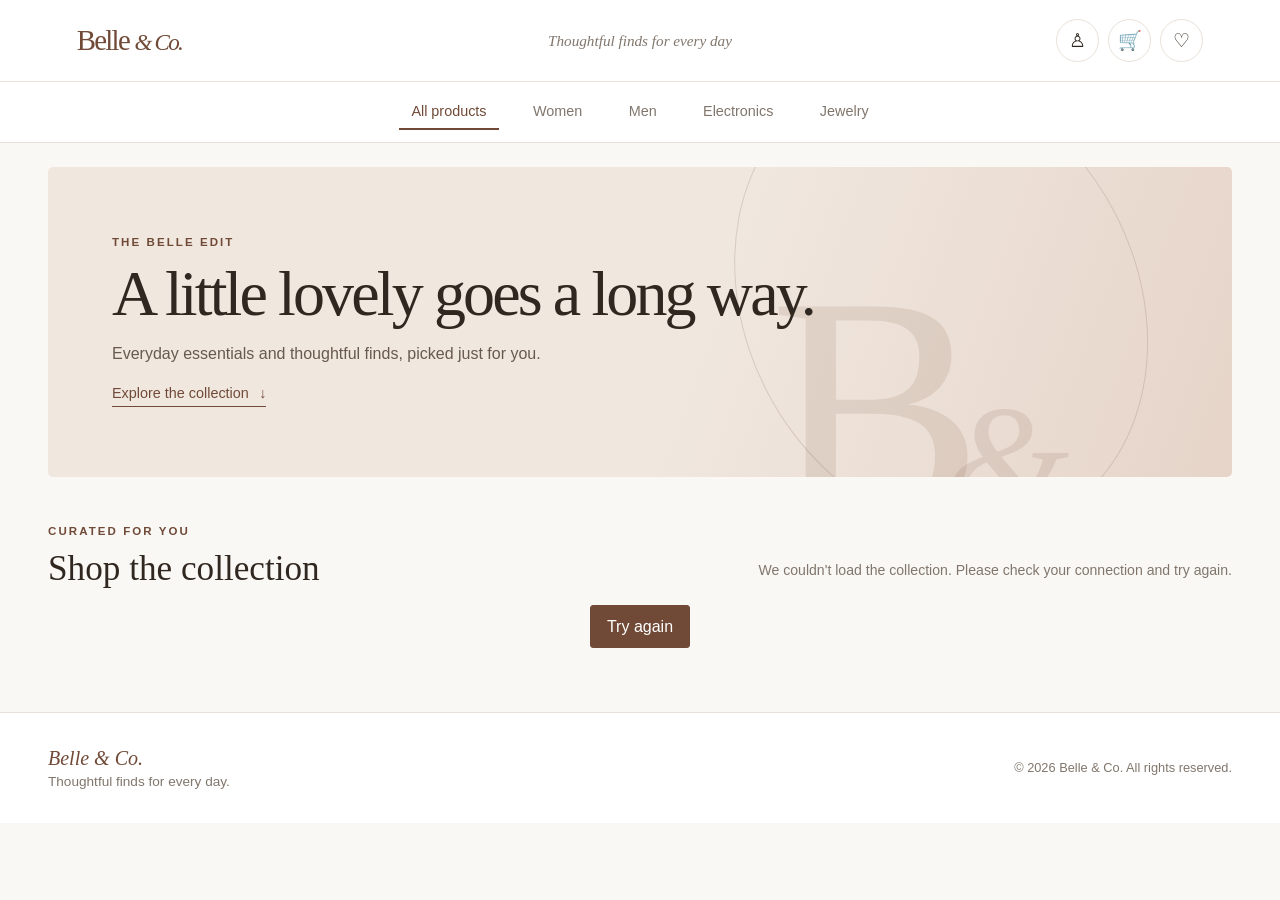
<file: html/index.html>
<!DOCTYPE html>
<html lang="en">
<head>
    <meta charset="UTF-8">
    <meta name="viewport" content="width=device-width, initial-scale=1.0">
    <link rel="icon" href="../pictures/home.jpg">
    <link rel="stylesheet" href="style.css">
    <link rel="stylesheet" href="../toast.css">
    <link rel="stylesheet" href="../footer.css">
    <script src="../language.js" defer></script>
    <script src="script.js" defer></script>
    <title data-i18n="home.title">Belle &amp; Co. | Shop</title>
</head>
<body>

    <!-- Branded header: the earlier header contained only the three action icons. -->
    <header class="site-header">
      <a class="brand" href="index.html" aria-label="Belle and Co. home">Belle <span>&amp; Co.</span></a>
      <p class="header-note" data-i18n="home.tagline">Thoughtful finds for every day</p>
      <div class="header-actions" aria-label="Account and shopping">
        <a class="header-icon-button" href="../account/account-index.html" aria-label="Profile" title="Profile" data-i18n-aria-label="home.profile" data-i18n-title="home.profile">♙</a>
        <a class="header-icon-button" href="../cart/cart-index.html" aria-label="Shopping cart" title="Shopping cart" data-i18n-aria-label="home.cart" data-i18n-title="home.cart">🛒</a>
        <a class="header-icon-button" href="../wishlist/wishlist-index.html" aria-label="Wishlist" title="Wishlist" data-i18n-aria-label="home.wishlist" data-i18n-title="home.wishlist">♡</a>
      </div>
    </header>

    <!-- data-filter values below match the category strings returned by Fake Store API. -->
    <nav class="category-nav" aria-label="Shop by category" data-i18n-aria-label="home.categories">
        <button type="button" data-filter="all" class="active" aria-pressed="true" data-i18n="home.all">All products</button>
        <button type="button" data-filter="women's clothing" aria-pressed="false" data-i18n="home.women">Women</button>
        <button type="button" data-filter="men's clothing" aria-pressed="false" data-i18n="home.men">Men</button>
        <button type="button" data-filter="electronics" aria-pressed="false" data-i18n="home.electronics">Electronics</button>
        <button type="button" data-filter="jewelery" aria-pressed="false" data-i18n="home.jewelry">Jewelry</button>
    </nav>

    <main>
        <!-- Introductory banner; its artwork is made from CSS shapes and text. -->
        <section class="hero" aria-labelledby="hero-title"> 
          <!--arialabelledby is an attribute to give a descriptive name-->
          <p class="hero-kicker" data-i18n="home.kicker">THE BELLE EDIT</p>
          <h1 id="hero-title" data-i18n="home.heroTitle">A little lovely goes a long way.</h1>
          <p data-i18n="home.heroDescription">Everyday essentials and thoughtful finds, picked just for you.</p>
          <!-- heroDescription will target main body -->
          <a href="#products" class="hero-link"><span data-i18n="home.explore">Explore the collection</span> <span aria-hidden="true">↓</span></a>
          <span class="hero-mark" aria-hidden="true">B<span>&amp;</span></span>
          <!-- used to apply a specific behavior -->
        </section>
        <!-- Product status and cards are filled in by html/script.js. -->
        <section class="catalog" aria-labelledby="catalog-title">
          <div class="catalog-heading">
            <div>
              <p class="section-kicker" data-i18n="home.curated">CURATED FOR YOU</p>
              <h2 id="catalog-title" data-i18n="home.collection">Shop the collection</h2>
            </div>
            <p id="product-message" role="status" aria-live="polite" data-i18n="home.loading">Loading products…</p>
          </div>
        <section id="products" class="products" aria-label="Products" data-i18n-aria-label="home.products"></section>
        </section>
    </main>
    <footer class="site-footer">
      <div class="site-footer-inner">
        <div><a class="footer-brand" href="index.html">Belle &amp; Co.</a><p class="footer-copy" data-i18n="footer.tagline">Thoughtful finds for every day.</p></div>
        <p class="footer-rights">© <span data-current-year></span> Belle &amp; Co. <span data-i18n="footer.rights">All rights reserved.</span></p>
      </div>
    </footer>
</body>
</html>
</file>
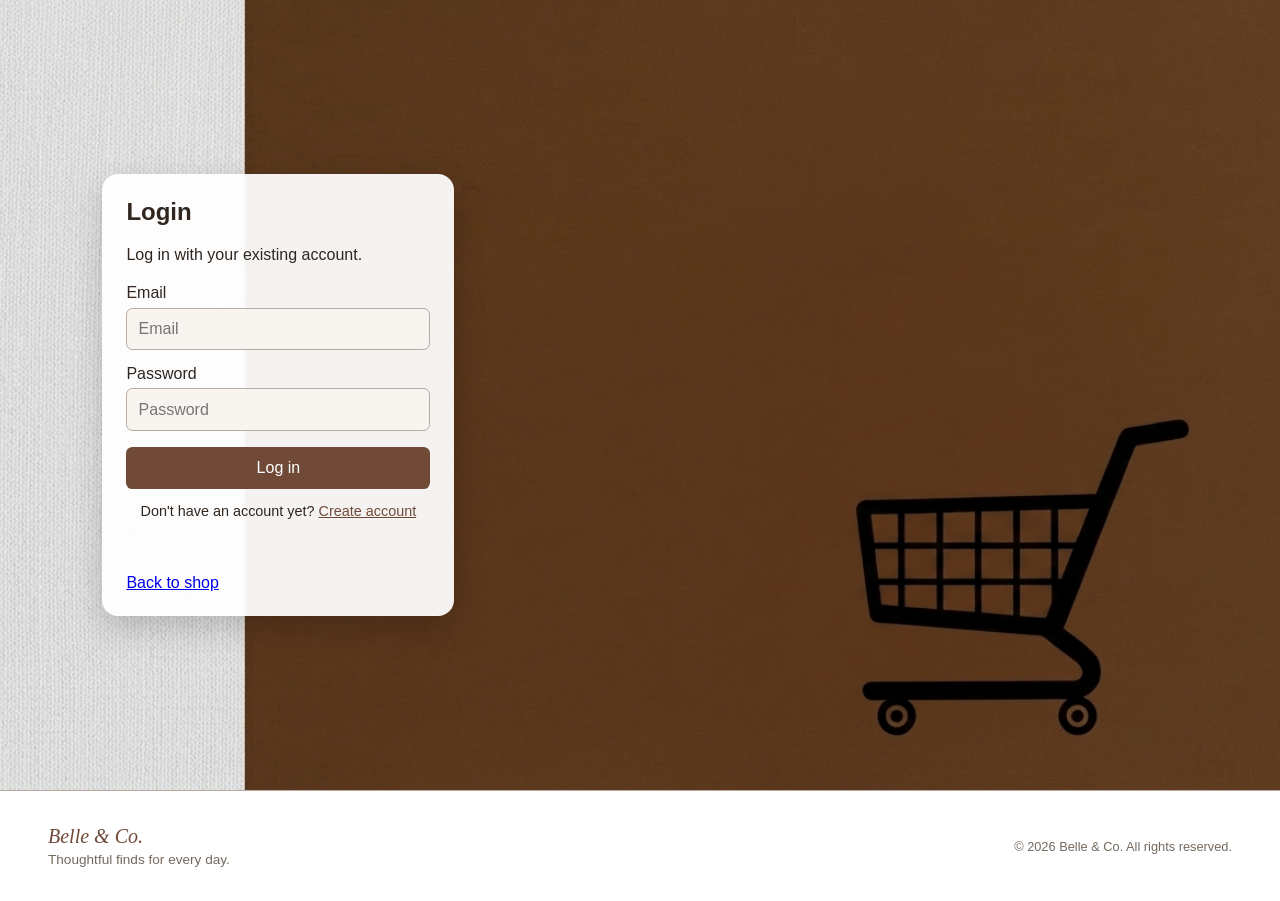
<file: account/account-index.html>
<!DOCTYPE html>
<html lang="en">
<head>
  <meta charset="UTF-8">
  <meta name="viewport" content="width=device-width, initial-scale=1.0">
  <link rel="stylesheet" href="account.css">
  <link rel="stylesheet" href="../footer.css">
  <link rel="icon" href="/pictures/account.jpg">
  <script src="../language.js" defer></script>
  <script src="../auth.js" defer></script>
  <script src="account.js" defer></script>
  <title data-i18n="account.title">My account | Belle &amp; Co.</title>
</head>
<body>
  <header class="account-header">
    <a href="../html/index.html" class="brand">Belle &amp; Co.</a>
    <a href="../html/index.html" data-i18n="account.back">Back to shop</a>
  </header>
  <main class="account-main">
    <!-- Profile data and sign-out state are populated by account.js from auth.js. -->
    <section class="profile-card" aria-labelledby="account-title">
      <p class="eyebrow" data-i18n="account.label">Your account</p>
      <h1 id="account-title" data-i18n="account.welcome">Welcome</h1>
      <p id="account-email" class="muted"></p>
      <button id="sign-out" class="primary-button" type="button" data-i18n="account.signOut">Sign out</button>
      <p id="account-message" class="muted" role="status" aria-live="polite"></p>
    </section>

    <section class="address-card" aria-labelledby="address-title">
      <h2 id="address-title" data-i18n="account.addressTitle">Delivery address</h2>
      <form id="address-form">
        <div class="address-field">
          <label for="postal-code" data-i18n="account.postalCode">ZIP / postal code</label>
          <input id="postal-code" name="postalCode" type="text" inputmode="numeric" autocomplete="postal-code" maxlength="9" placeholder="00000-000" required>
        </div>
        <p id="address-lookup-status" class="muted address-status" role="status" aria-live="polite"></p>
        <div class="address-field address-field-wide">
          <label for="street" data-i18n="account.street">Street address</label>
          <input id="street" name="street" type="text" autocomplete="address-line1" required>
        </div>
        <div class="address-field">
          <label for="address-number" data-i18n="account.number">Number</label>
          <input id="address-number" name="number" type="text" autocomplete="off" required>
        </div>
        <div class="address-field">
          <label for="complement" data-i18n="account.complement">Complement (optional)</label>
          <input id="complement" name="complement" type="text" autocomplete="address-line2">
        </div>
        <div class="address-field">
          <label for="neighborhood" data-i18n="account.neighborhood">Neighborhood</label>
          <input id="neighborhood" name="neighborhood" type="text" required>
        </div>
        <div class="address-field">
          <label for="city" data-i18n="account.city">City</label>
          <input id="city" name="city" type="text" autocomplete="address-level2" required>
        </div>
        <div class="address-field">
          <label for="state" data-i18n="account.state">State</label>
          <input id="state" name="state" type="text" autocomplete="address-level1" maxlength="2" required>
        </div>
        <button class="primary-button address-save" type="submit" data-i18n="account.saveAddress">Save address</button>
        <p id="address-save-status" class="muted address-status" role="status" aria-live="polite"></p>
      </form>
    </section>

    <!-- Preferences are saved in localStorage and shared with the storefront. -->
    <section class="settings-card" aria-labelledby="settings-title">
      <h2 id="settings-title" data-i18n="account.preferences">Preferences</h2>
      <div class="setting-row">
        <span data-i18n="account.theme">Theme</span>
        <div id="theme-toggle" class="toggle-group" role="group" aria-label="Choose color theme" data-i18n-aria-label="account.chooseTheme">
          <button type="button" data-theme="light" aria-pressed="true">☀ <span data-i18n="account.light">Light</span></button>
          <button type="button" data-theme="dark" aria-pressed="false">☾ <span data-i18n="account.dark">Dark</span></button>
        </div>
      </div>
      <div class="setting-row">
        <span data-i18n="account.language">Language</span>
        <div class="toggle-group" role="group" aria-label="Choose language" data-i18n-aria-label="account.chooseLanguage">
          <button type="button" data-language="en" aria-pressed="true">EN</button>
          <button type="button" data-language="pt" aria-pressed="false">PT</button>
        </div>
      </div>
    </section>
    <p class="local-note" data-i18n="account.localNote">This demo account is saved in this browser.</p>
  </main>
  <footer class="site-footer">
    <div class="site-footer-inner">
      <div><a class="footer-brand" href="../html/index.html">Belle &amp; Co.</a><p class="footer-copy" data-i18n="footer.tagline">Thoughtful finds for every day.</p></div>
      <p class="footer-rights">© <span data-current-year></span> Belle &amp; Co. <span data-i18n="footer.rights">All rights reserved.</span></p>
    </div>
  </footer>
</body>
</html>
</file>
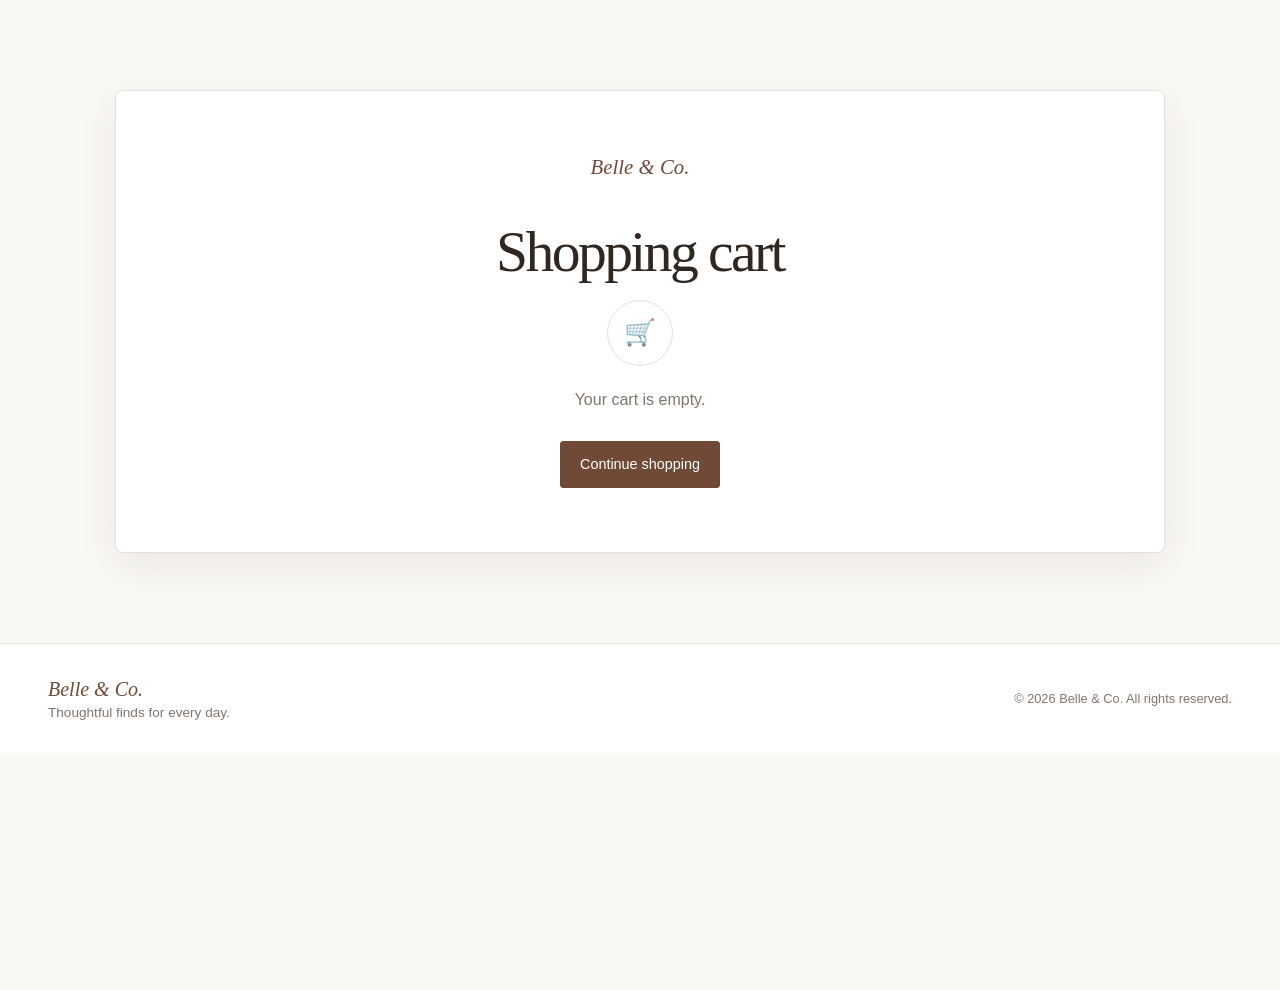
<file: cart/cart-index.html>
<!DOCTYPE html>
<html lang="en">
<head>
    <meta charset="UTF-8">
    <meta name="viewport" content="width=device-width, initial-scale=1.0">
    <link rel="stylesheet" href="cart.css">
    <link rel="stylesheet" href="../footer.css">
    <link rel="stylesheet" href="../toast.css">
    <link rel="icon" href="/pictures/cart.jpg">
    <script src="../language.js" defer></script>
    <script src="../list-page.js" defer></script>
    <title data-i18n="cart.title">Shopping cart | Belle &amp; Co.</title>
</head>
<body>
    <main class="list-page" data-list-page="cart">
        <h1 data-i18n="cart.heading">Shopping cart</h1>
        <p id="list-empty" data-i18n="cart.empty">Your cart is empty.</p>
        <section id="list-content" hidden>
            <p id="list-count" class="list-count"></p>
            <div id="list-items" class="cart-grid"></div>
            <p id="list-subtotal" class="list-subtotal" hidden></p>
        </section>
        <a href="../html/index.html" data-i18n="common.continueShopping">Continue shopping</a>
    </main>
    <footer class="site-footer">
        <div class="site-footer-inner">
            <div><a class="footer-brand" href="../html/index.html">Belle &amp; Co.</a><p class="footer-copy" data-i18n="footer.tagline">Thoughtful finds for every day.</p></div>
            <p class="footer-rights">© <span data-current-year></span> Belle &amp; Co. <span data-i18n="footer.rights">All rights reserved.</span></p>
        </div>
    </footer>
</body>
</html>
</file>
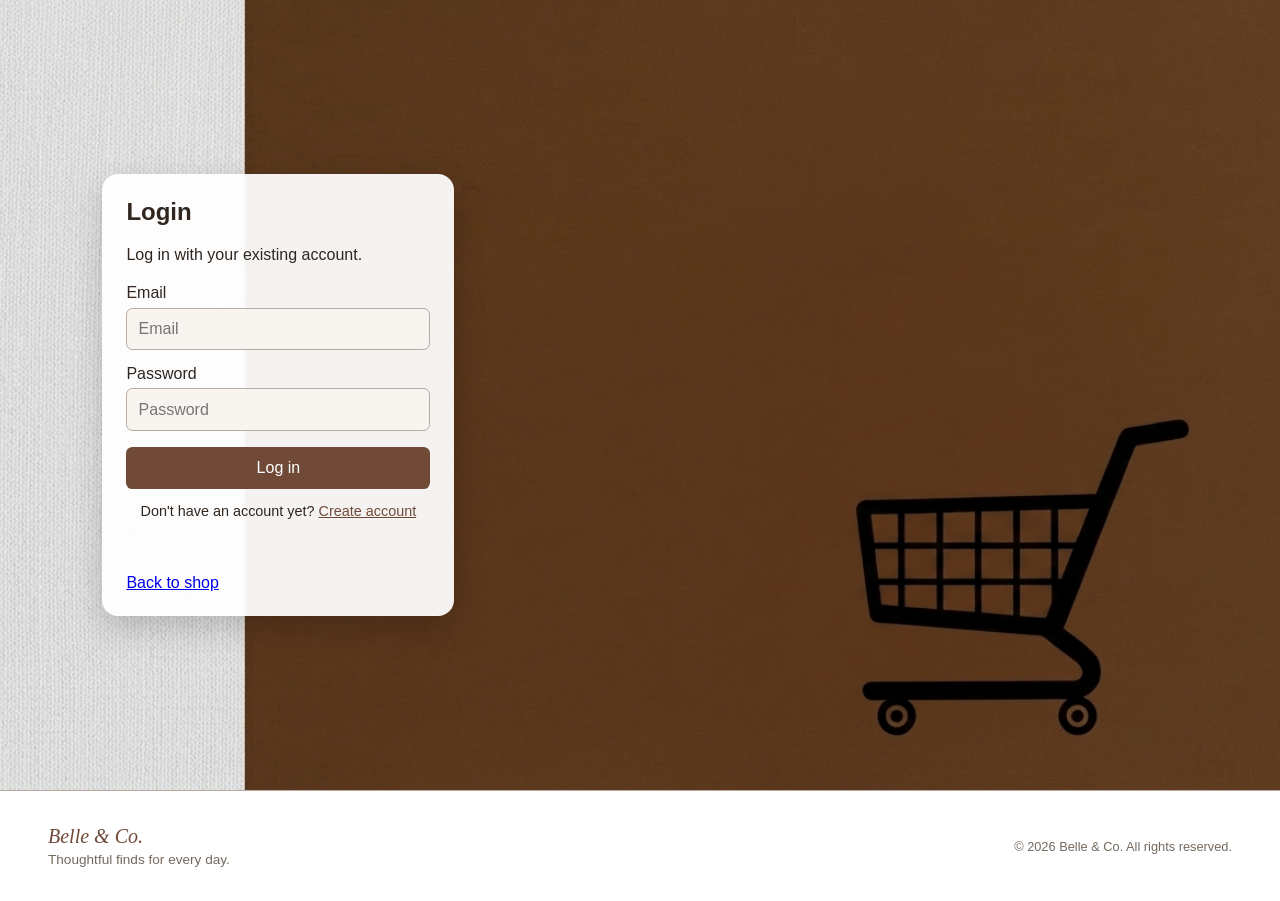
<file: login/login.html>
<!DOCTYPE html>
<html lang="pt-BR">
<head>
  <meta charset="UTF-8">
  <meta name="viewport" content="width=device-width, initial-scale=1.0">
  <link rel="icon" href="/pictures/login.jpg">
  <script src="../language.js" defer></script>
  <title data-i18n="login.title">Login | Belle &amp; Co.</title>
  <link rel="stylesheet" href="login.css">
  <link rel="stylesheet" href="../footer.css">
  <script src="../auth.js" defer></script>
  <script src="login.js" defer></script>
</head>
<body>
  <main class="login-page">
    <section class="login-panel" aria-labelledby="form-title">
      <form id="login-form">
        <h1 id="form-title" data-i18n="login.heading">Login</h1>
        <p data-i18n="login.intro">Log in with your existing account.</p>
        <label for="login-email" data-i18n="login.email">Email</label>
        <input id="login-email" name="email" type="email" placeholder="Email" data-i18n-placeholder="login.email" autocomplete="email" required>
        <label for="login-password" data-i18n="login.password">Password</label>
        <input id="login-password" name="password" type="password" placeholder="Password" data-i18n-placeholder="login.password" autocomplete="current-password" required>
        <button type="submit" data-i18n="login.submit">Log in</button>
        <p class="switch-copy"><span data-i18n="login.noAccount">Don't have an account yet?</span> <button class="text-button" type="button" data-show="signup" data-i18n="login.create">Create account</button></p>
      </form>

      <form id="signup-form" hidden>
        <h1 data-i18n="login.createHeading">Create an account</h1>
        <p data-i18n="login.signupIntro">Create your free account.</p>
        <label for="signup-name" data-i18n="login.name">Name</label>
        <input id="signup-name" name="name" type="text" placeholder="Name" data-i18n-placeholder="login.name" autocomplete="name" required>
        <label for="signup-email" data-i18n="login.email">Email</label>
        <input id="signup-email" name="email" type="email" placeholder="Email" data-i18n-placeholder="login.email" autocomplete="email" required>
        <label for="signup-password" data-i18n="login.password">Password</label>
        <input id="signup-password" name="password" type="password" placeholder="Password" data-i18n-placeholder="login.password" autocomplete="new-password" minlength="8" required>
        <button type="submit" data-i18n="login.signupSubmit">Create account</button>
        <p class="switch-copy"><span data-i18n="login.hasAccount">Already have an account?</span> <button class="text-button" type="button" data-show="login" data-i18n="login.switchLogin">Log in</button></p>
      </form>
      <p id="form-message" role="status" aria-live="polite"></p>
      <a class="home-link" href="../html/index.html" data-i18n="login.back">Back to shop</a>
    </section>
  </main>
  <footer class="site-footer">
    <div class="site-footer-inner">
      <div><a class="footer-brand" href="../html/index.html">Belle &amp; Co.</a><p class="footer-copy" data-i18n="footer.tagline">Thoughtful finds for every day.</p></div>
      <p class="footer-rights">© <span data-current-year></span> Belle &amp; Co. <span data-i18n="footer.rights">All rights reserved.</span></p>
    </div>
  </footer>
</body>
</html>
</file>
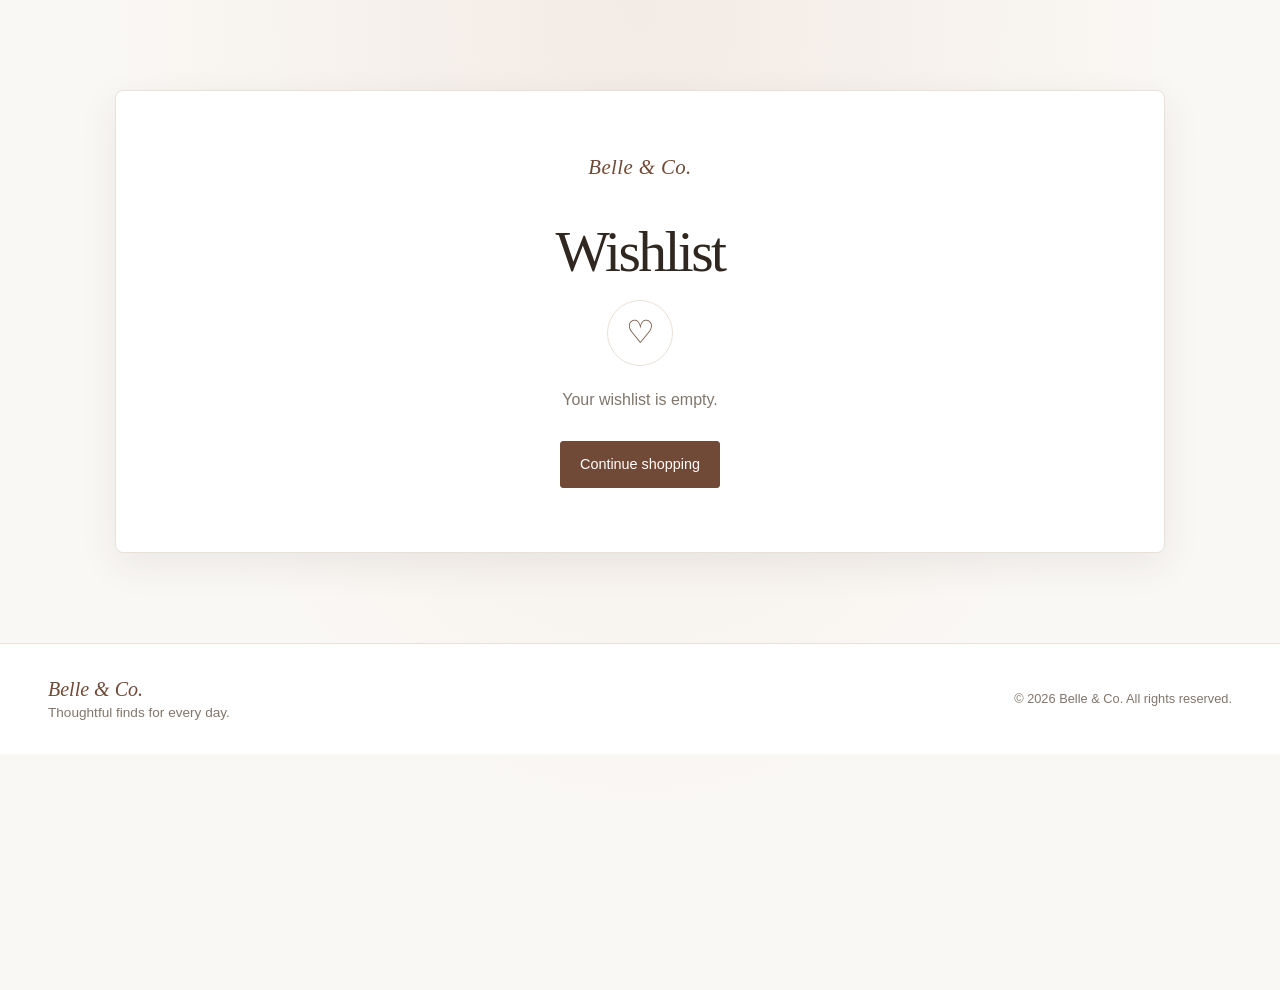
<file: wishlist/wishlist-index.html>
<!DOCTYPE html>
<html lang="en">
<head>
    <meta charset="UTF-8">
    <meta name="viewport" content="width=device-width, initial-scale=1.0">
    <link rel="stylesheet" href="wishlist.css">
    <link rel="stylesheet" href="../footer.css">
    <link rel="stylesheet" href="../toast.css">
    <link rel="icon" href="/pictures/wishlist.jpg">
    <script src="../language.js" defer></script>
    <script src="../list-page.js" defer></script>
    <title data-i18n="wishlist.title">Wishlist | Belle &amp; Co.</title>
</head>
<body>
    <main class="list-page" data-list-page="wishlist">
        <h1 data-i18n="wishlist.heading">Wishlist</h1>
        <p id="list-empty" data-i18n="wishlist.empty">Your wishlist is empty.</p>
        <section id="list-content" hidden>
            <p id="list-count" class="list-count"></p>
            <div id="list-items" class="wishlist-grid"></div>
        </section>
        <a href="../html/index.html" data-i18n="common.continueShopping">Continue shopping</a>
    </main>
    <footer class="site-footer">
        <div class="site-footer-inner">
            <div><a class="footer-brand" href="../html/index.html">Belle &amp; Co.</a><p class="footer-copy" data-i18n="footer.tagline">Thoughtful finds for every day.</p></div>
            <p class="footer-rights">© <span data-current-year></span> Belle &amp; Co. <span data-i18n="footer.rights">All rights reserved.</span></p>
        </div>
    </footer>
</body>
</html>
</file>
<file: html/style.css>
:root {
  color-scheme: light;
  --page: #faf8f5;
  --surface: #fff;
  --text: #302820;
  --muted: #81766c;
  --border: #e9e1d8;
  --accent: #704a37;
  --accent-hover: #573725;
  --rose: #e9d8ce;
  --shadow: 0 8px 28px rgba(48, 40, 32, .07);
}

* { box-sizing: border-box; }
html { scroll-behavior: smooth; }
body { margin: 0; background: var(--page); color: var(--text); font-family: Arial, sans-serif; }
button, a { -webkit-tap-highlight-color: transparent; }
body.dark-mode { color-scheme: dark; --page: #1c1917; --surface: #29231f; --text: #f5eee8; --muted: #c1b3a7; --border: #4a3d34; --accent: #c58b66; --accent-hover: #d9a17d; --rose: #332923; --shadow: 0 8px 28px rgba(0, 0, 0, .2); }

/* Header layout keeps the brand, tagline, and account/cart actions aligned. */
.site-header { min-height: 82px; display: grid; grid-template-columns: 1fr 1fr 1fr; align-items: center; gap: 1rem; padding: .9rem clamp(1.25rem, 6vw, 5rem); background: var(--surface); border-bottom: 1px solid var(--border); }
.brand { color: var(--accent); font-family: Georgia, "Times New Roman", serif; font-size: 1.8rem; letter-spacing: -.06em; text-decoration: none; white-space: nowrap; }
.brand span { font-size: .8em; font-style: italic; font-weight: 400; }
.header-note { margin: 0; color: var(--muted); font-family: Georgia, "Times New Roman", serif; font-size: .95rem; font-style: italic; text-align: center; }
.header-actions { display: flex; justify-content: flex-end; align-items: center; gap: .55rem; }
.header-icon-button { display: inline-grid; place-items: center; width: 2.7rem; height: 2.7rem; border: 1px solid var(--border); border-radius: 50%; background: var(--surface); color: var(--text); font: inherit; font-size: 1.2rem; line-height: 1; text-decoration: none; transition: background-color 150ms ease, color 150ms ease, border-color 150ms ease, transform 150ms ease; }
.header-icon-button:hover { transform: translateY(-2px); border-color: var(--accent); background: var(--accent); color: white; }

/* Category buttons scroll horizontally on narrow screens instead of wrapping awkwardly. */
.category-nav { display: flex; justify-content: center; gap: clamp(.15rem, 1.8vw, 1.4rem); overflow-x: auto; padding: .75rem 1rem; border-bottom: 1px solid var(--border); background: var(--surface); scrollbar-width: none; }
.category-nav::-webkit-scrollbar { display: none; }
.category-nav button { flex: 0 0 auto; padding: .55rem .75rem; border: 0; border-bottom: 2px solid transparent; background: transparent; color: var(--muted); font: inherit; font-size: .9rem; cursor: pointer; transition: color 150ms ease, border-color 150ms ease; }
.category-nav button:hover, .category-nav button.active { border-color: var(--accent); color: var(--accent); }

main { width: min(1280px, 100%); margin: 0 auto; padding: 1.5rem clamp(1rem, 4vw, 3rem) 4rem; }
/* Hero section is a simple CSS-only banner, so it adds no image dependency. */
.hero { position: relative; display: flex; min-height: 310px; flex-direction: column; align-items: flex-start; justify-content: center; overflow: hidden; padding: clamp(2rem, 6vw, 4rem); border-radius: 5px; background: linear-gradient(110deg, #f0e7df 0%, #f0e7df 55%, #e6d4c8 100%); }
.hero::after { position: absolute; top: -34%; right: 8%; width: 390px; height: 155%; border: 1px solid rgba(112, 74, 55, .18); border-radius: 50%; content: ""; transform: rotate(-28deg); }
.hero-kicker, .section-kicker { margin: 0 0 .8rem; color: var(--accent); font-size: .72rem; font-weight: 700; letter-spacing: .18em; }
.hero h1 { z-index: 1; margin: 0; font-family: Georgia, "Times New Roman", serif; font-size: clamp(2.3rem, 5.3vw, 4rem); font-weight: 400; line-height: 1.02; letter-spacing: -.045em; }
.hero > p:not(.hero-kicker) { z-index: 1; max-width: 27rem; margin: .9rem 0 1.2rem; color: #68594e; line-height: 1.6; }
.hero-link { z-index: 1; display: inline-flex; align-items: center; gap: .65rem; padding-bottom: .3rem; border-bottom: 1px solid var(--accent); color: var(--accent); font-size: .9rem; text-decoration: none; }
.hero-mark { position: absolute; right: 17%; bottom: -5.7rem; color: rgba(112, 74, 55, .12); font-family: Georgia, "Times New Roman", serif; font-size: 20rem; line-height: 1; letter-spacing: -.12em; }
.hero-mark span { font-size: .5em; font-style: italic; }

.catalog { padding-top: 3rem; }
.catalog-heading { display: flex; align-items: end; justify-content: space-between; gap: 1rem; margin-bottom: 1rem; }
.catalog-heading h2 { margin: 0; font-family: Georgia, "Times New Roman", serif; font-size: clamp(1.6rem, 3vw, 2.2rem); font-weight: 400; }
#product-message { min-height: 1.4rem; margin: 0 0 .3rem; color: var(--muted); font-size: .88rem; text-align: right; }
/* Product layout starts at four columns and reduces columns at tablet/mobile widths below. */
.products { display: grid; grid-template-columns: repeat(4, minmax(0, 1fr)); gap: 1rem; align-items: stretch; }
.product-card { display: flex; min-width: 0; flex-direction: column; gap: .7rem; padding: .85rem; border: 1px solid var(--border); border-radius: 5px; background: var(--surface); box-shadow: var(--shadow); transition: transform 160ms ease, box-shadow 160ms ease; }
.product-card:hover { transform: translateY(-3px); box-shadow: 0 12px 30px rgba(48, 40, 32, .12); }
.product-card img { width: 100%; height: 210px; padding: 1rem; border-radius: 3px; background: #fff; object-fit: contain; }
.product-card h2 { margin: .1rem 0 0; font-family: Georgia, "Times New Roman", serif; font-size: 1rem; font-weight: 400; line-height: 1.4; }
.product-card p { margin: 0; color: var(--muted); line-height: 1.5; }
.product-card p:not(.product-price) { display: -webkit-box; overflow: hidden; -webkit-box-orient: vertical; -webkit-line-clamp: 2; font-size: .86rem; }
.product-card .product-price { color: var(--accent); font-size: 1rem; font-weight: 700; }
.product-actions { display: grid; grid-template-columns: 1fr 1fr; gap: .45rem; margin-top: auto; padding-top: .35rem; }
.product-actions button { min-height: 2.45rem; padding: .55rem .45rem; border: 1px solid var(--accent); border-radius: 3px; background: var(--accent); color: #fff; font: inherit; font-size: .78rem; cursor: pointer; }
.product-actions button:hover { background: var(--accent-hover); border-color: var(--accent-hover); }
.product-actions button[data-status="wishlist"] { background: transparent; color: var(--accent); }
.product-actions button[data-status="wishlist"]:hover { background: var(--accent); color: #fff; }
.empty-state { grid-column: 1 / -1; padding: 2rem; color: var(--muted); text-align: center; }
.retry-button { grid-column: 1 / -1; justify-self: center; padding: .7rem 1rem; border: 1px solid var(--accent); border-radius: 3px; background: var(--accent); color: white; font: inherit; cursor: pointer; }
body.dark-mode .hero { background: linear-gradient(110deg, #342a24 0%, #342a24 55%, #49382e 100%); }
body.dark-mode .hero > p:not(.hero-kicker) { color: var(--muted); }
button:focus-visible, a:focus-visible { outline: 3px solid #d69a71; outline-offset: 3px; }

@media (max-width: 900px) { .products { grid-template-columns: repeat(3, minmax(0, 1fr)); } .product-card img { height: 180px; } }
@media (max-width: 650px) { .site-header { grid-template-columns: 1fr auto; } .header-note { display: none; } .products { grid-template-columns: repeat(2, minmax(0, 1fr)); gap: .7rem; } .product-card { padding: .65rem; } .product-card img { height: 155px; } .product-actions { grid-template-columns: 1fr; } .hero { min-height: 285px; } .hero-mark { right: 3%; font-size: 15rem; } }
@media (max-width: 380px) { .products { grid-template-columns: 1fr; } .product-card img { height: 210px; } .catalog-heading { align-items: flex-start; flex-direction: column; } #product-message { text-align: left; } }
</file>
<file: toast.css>
.site-toast {
  position: fixed;
  z-index: 1000;
  right: max(1rem, env(safe-area-inset-right));
  top: max(1rem, env(safe-area-inset-top));
  display: flex;
  max-width: min(21rem, calc(100vw - 2rem));
  align-items: center;
  gap: .55rem;
  padding: .6rem .8rem;
  border: 1px solid #d8e7da;
  border-left: 3px solid #52845b;
  border-radius: 4px;
  background: #fff;
  box-shadow: 0 4px 14px rgba(0, 0, 0, .14);
  color: #302820;
  font: 500 .82rem/1.35 Arial, sans-serif;
  opacity: 0;
  pointer-events: none;
  transform: translateY(.65rem);
  transition: opacity 180ms ease, transform 180ms ease;
}

.site-toast.is-visible { opacity: 1; transform: translateY(0); }
.site-toast::before { content: "✓"; display: grid; width: 1.15rem; height: 1.15rem; flex: 0 0 1.15rem; place-items: center; border-radius: 50%; background: #e7f1e8; color: #386d42; font-size: .72rem; font-weight: 700; }
body.dark-mode .site-toast { border-color: #405345; border-left-color: #83b58b; background: #29231f; color: #f5eee8; }
body.dark-mode .site-toast::before { background: #354b39; color: #bce0c2; }

@media (prefers-reduced-motion: reduce) {
  .site-toast { transition: none; }
}
</file>
<file: footer.css>
.site-footer {
  border-top: 1px solid var(--border, #e9e1d8);
  background: var(--surface, #fff);
  color: var(--muted, #81766c);
}

.site-footer-inner {
  display: flex;
  width: min(1280px, 100%);
  min-height: 110px;
  align-items: center;
  justify-content: space-between;
  gap: 1rem;
  margin: 0 auto;
  padding: 1.5rem clamp(1rem, 4vw, 3rem);
}

.footer-brand {
  color: var(--accent, #704a37);
  font-family: Georgia, "Times New Roman", serif;
  font-size: 1.25rem;
  font-style: italic;
  text-decoration: none;
}

.footer-copy { margin: .25rem 0 0; font-size: .85rem; }
.footer-rights { margin: 0; font-size: .8rem; text-align: right; }

@media (max-width: 520px) {
  .site-footer-inner { align-items: flex-start; flex-direction: column; }
  .footer-rights { text-align: left; }
}
</file>
<file: account/account.css>
:root {
  color-scheme: light;
  --page: #f8f5f1;
  --surface: #fff;
  --text: #302820;
  --muted: #74695f;
  --border: #e5ddd5;
  --accent: #704a37;
}

* { box-sizing: border-box; }
body { margin: 0; min-height: 100vh; background: var(--page); color: var(--text); font-family: Arial, sans-serif; transition: background-color 180ms ease, color 180ms ease; }
body.dark-mode { color-scheme: dark; --page: #1c1917; --surface: #29231f; --text: #f5eee8; --muted: #c1b3a7; --border: #4a3d34; --accent: #c58b66; }
.account-header { display: flex; align-items: center; justify-content: space-between; padding: 1rem clamp(1rem, 5vw, 4rem); background: var(--surface); border-bottom: 1px solid var(--border); }
.account-header a { color: var(--accent); text-decoration: none; }
.account-header .brand { color: var(--text); font-size: 1.2rem; font-weight: 700; }
.account-main { width: min(680px, 100%); margin: 2.5rem auto; padding: 0 1rem 2rem; }
.profile-card, .settings-card { padding: clamp(1.25rem, 4vw, 2rem); border: 1px solid var(--border); border-radius: 14px; background: var(--surface); box-shadow: 0 6px 22px rgba(48, 40, 32, 0.08); }
.settings-card { margin-top: 1rem; }
.address-card { margin-top: 1rem; padding: clamp(1.25rem, 4vw, 2rem); border: 1px solid var(--border); border-radius: 14px; background: var(--surface); box-shadow: 0 6px 22px rgba(48, 40, 32, 0.08); }
.address-card h2 { margin-bottom: 1rem; }
#address-form { display: grid; grid-template-columns: repeat(2, minmax(0, 1fr)); gap: .9rem 1rem; text-align: left; }
.address-field { display: flex; min-width: 0; flex-direction: column; gap: .35rem; }
.address-field-wide { grid-column: 1 / -1; }
.address-field label { color: var(--muted); font-size: .9rem; }
.address-field input { width: 100%; min-height: 2.65rem; padding: .65rem .75rem; border: 1px solid var(--border); border-radius: 6px; background: var(--page); color: var(--text); font: inherit; }
.address-field input:focus { border-color: var(--accent); outline: 2px solid color-mix(in srgb, var(--accent) 25%, transparent); outline-offset: 1px; }
.address-status { grid-column: 1 / -1; min-height: 1.25rem; margin: 0; font-size: .88rem; }
.address-save { justify-self: start; margin-top: 0; }
.eyebrow { margin: 0; color: var(--muted); text-transform: uppercase; letter-spacing: .08em; font-size: .78rem; }
h1 { margin: .45rem 0; font-size: clamp(1.6rem, 4vw, 2rem); }
h2 { margin: 0 0 1rem; font-size: 1.2rem; }
.muted, .local-note { color: var(--muted); }
.primary-button { min-height: 2.6rem; margin-top: .6rem; padding: .65rem 1rem; border: 0; border-radius: 7px; background: var(--accent); color: #fff; font: inherit; cursor: pointer; }
.setting-row { display: flex; align-items: center; justify-content: space-between; gap: 1rem; padding: .9rem 0; border-top: 1px solid var(--border); }
.toggle-group { display: inline-flex; gap: .25rem; padding: .25rem; border: 1px solid var(--border); border-radius: 999px; background: var(--page); }
.toggle-group button { min-height: 2.25rem; padding: .45rem .8rem; border: 0; border-radius: 999px; background: transparent; color: var(--text); font: inherit; cursor: pointer; }
.toggle-group button.active { background: var(--accent); color: #fff; }
.local-note { text-align: center; font-size: .9rem; }
button:focus-visible, a:focus-visible { outline: 3px solid #d69a71; outline-offset: 2px; }
@media (max-width: 460px) { .setting-row { align-items: flex-start; flex-direction: column; } #address-form { grid-template-columns: 1fr; } .address-field-wide, .address-status { grid-column: auto; } }
</file>
<file: cart/cart.css>
:root {
  color-scheme: light;
  --page: #faf8f5;
  --surface: #fff;
  --text: #302820;
  --muted: #81766c;
  --border: #e9e1d8;
  --accent: #704a37;
  --accent-hover: #573725;
  --shadow: 0 12px 38px rgba(48, 40, 32, .08);
}

* { box-sizing: border-box; }

body { min-height: 100vh; margin: 0; background: var(--page); color: var(--text); font-family: Arial, sans-serif; }

body.dark-mode {
  color-scheme: dark;
  --page: #1c1917;
  --surface: #29231f;
  --text: #f5eee8;
  --muted: #c1b3a7;
  --border: #4a3d34;
  --accent: #c58b66;
  --accent-hover: #d9a17d;
  --shadow: 0 12px 38px rgba(0, 0, 0, .25);
}

main {
  width: min(1050px, calc(100% - 2rem));
  margin: clamp(3rem, 10vh, 6rem) auto;
  padding: clamp(2rem, 7vw, 4rem);
  border: 1px solid var(--border);
  border-radius: 8px;
  background: var(--surface);
  box-shadow: var(--shadow);
  text-align: center;
}

main::before {
  display: block;
  margin-bottom: 2.5rem;
  color: var(--accent);
  content: "Belle & Co.";
  font-family: Georgia, "Times New Roman", serif;
  font-size: 1.3rem;
  font-style: italic;
}

h1 { margin: 0; font-family: Georgia, "Times New Roman", serif; font-size: clamp(2.2rem, 7vw, 3.6rem); font-weight: 400; letter-spacing: -.045em; }
main > p { margin: 1rem auto 1.75rem; color: var(--muted); font-size: 1rem; line-height: 1.7; }
main > p::before { display: block; width: 4rem; height: 4rem; margin: 0 auto 1.25rem; border: 1px solid var(--border); border-radius: 50%; color: var(--accent); content: "🛒"; font-size: 1.6rem; line-height: 3.9rem; }
main > a { display: inline-flex; min-height: 2.9rem; align-items: center; justify-content: center; padding: .75rem 1.2rem; border: 1px solid var(--accent); border-radius: 3px; background: var(--accent); color: #fff; font-size: .9rem; text-decoration: none; }
main > a:hover { border-color: var(--accent-hover); background: var(--accent-hover); }
.list-count, .list-subtotal { color: var(--muted); font-size: .95rem; }
.list-subtotal { padding-top: 1rem; border-top: 1px solid var(--border); color: var(--text); font-size: 1.05rem; font-weight: 700; }
.cart-grid { display: flex; flex-direction: column; gap: .75rem; margin: 1rem 0; text-align: left; }
.cart-card { display: grid; grid-template-columns: 150px minmax(0, 1fr) auto; align-items: center; gap: 1.25rem; min-width: 0; padding: 1rem; border: 1px solid var(--border); border-radius: 6px; background: var(--surface); }
.cart-card img { grid-row: 1 / span 2; width: 150px; height: 135px; padding: .75rem; background: #fff; object-fit: contain; }
.cart-card h2 { margin: 0 0 .5rem; font-family: Georgia, "Times New Roman", serif; font-size: 1.05rem; font-weight: 400; line-height: 1.4; }
.list-item-details { min-width: 0; text-align: left; }
.cart-card .price { margin: 0; color: var(--accent); font-weight: 700; }
.list-item-actions { display: flex; min-width: 145px; flex-direction: column; align-items: stretch; gap: .65rem; }
.quantity-control { display: flex; align-items: center; justify-content: space-between; gap: .5rem; }
.quantity-control button, .remove-item { min-height: 2.4rem; padding: .4rem .75rem; border: 1px solid var(--accent); border-radius: 3px; background: transparent; color: var(--accent); font: inherit; cursor: pointer; }
.quantity-control button:hover, .remove-item:hover { background: var(--accent); color: #fff; }
.cart-card .remove-item { width: 100%; }
a:focus-visible, button:focus-visible { outline: 3px solid #d69a71; outline-offset: 3px; }

@media (max-width: 620px) {
  main { width: calc(100% - 1.25rem); margin: 1.5rem auto; padding: 1.5rem .9rem; }
  .cart-card { grid-template-columns: 92px minmax(0, 1fr); gap: .75rem; padding: .7rem; }
  .cart-card img { grid-row: 1 / span 2; width: 92px; height: 100px; padding: .35rem; }
  .cart-card h2 { font-size: .95rem; }
  .list-item-actions { grid-column: 2; min-width: 0; flex-direction: row; align-items: center; flex-wrap: wrap; }
  .quantity-control { justify-content: flex-start; }
  .quantity-control button, .remove-item { min-height: 2.2rem; padding: .3rem .55rem; }
}
</file>
<file: login/login.css>
:root {
  color-scheme: light;
  --page: #f8f5f1;
  --surface: rgba(255, 255, 255, .94);
  --text: #30261f;
  --muted: #74695f;
  --border: #b8aaa0;
  --accent: #704a37;
  --accent-hover: #573725;
}

* { box-sizing: border-box; }

body.dark-mode {
  color-scheme: dark;
  --page: #1c1917;
  --surface: rgba(41, 35, 31, .96);
  --text: #f5eee8;
  --muted: #c1b3a7;
  --border: #66574c;
  --accent: #c58b66;
  --accent-hover: #d9a17d;
}

body {
  margin: 0;
  font-family: Arial, sans-serif;
  color: var(--text);
}

.login-page {
  min-height: calc(100vh - 110px);
  display: flex;
  align-items: center;
  justify-content: flex-start;
  padding: 2rem clamp(1.5rem, 8vw, 8rem);
  background: center / cover no-repeat url("/pictures/loginpage.jpg");
}

body.dark-mode .login-page {
  background-image: linear-gradient(rgba(20, 17, 15, .5), rgba(20, 17, 15, .5)), url("/pictures/loginpage.jpg");
}

.login-panel {
  width: min(100%, 22rem);
  padding: 1.5rem;
  border-radius: 1rem;
  background: var(--surface);
  box-shadow: 0 0.75rem 2rem rgba(0, 0, 0, 0.18);
}

@media (max-width: 600px) {
  .login-page {
    justify-content: center;
    padding: 1rem;
  }
}

.login-panel h1 { margin-top: 0; }
.login-panel form > p { margin-bottom: 1.25rem; }
.login-panel label { display: block; margin: 0.9rem 0 0.35rem; }
.login-panel input { width: 100%; padding: 0.7rem; border: 1px solid var(--border); border-radius: 0.4rem; background: var(--page); color: var(--text); font: inherit; }
.login-panel form > button { width: 100%; margin-top: 1rem; padding: 0.75rem; border: 0; border-radius: 0.4rem; background: var(--accent); color: white; font: inherit; cursor: pointer; }
.login-panel form > button:hover { background: var(--accent-hover); }
.login-panel .switch-copy { text-align: center; font-size: 0.9rem; }
.text-button { padding: 0; border: 0; background: none; color: var(--accent); font: inherit; text-decoration: underline; cursor: pointer; }
#form-message { min-height: 1.25rem; font-size: 0.9rem; }
</file>
<file: wishlist/wishlist.css>
:root {
  color-scheme: light;
  --page: #faf8f5;
  --surface: #fff;
  --text: #302820;
  --muted: #81766c;
  --border: #e9e1d8;
  --accent: #704a37;
  --accent-hover: #573725;
  --shadow: 0 12px 38px rgba(48, 40, 32, .08);
}

/* The shared account theme toggle adds this class on every page. */
body.dark-mode {
  color-scheme: dark;
  --page: #1c1917;
  --surface: #29231f;
  --text: #f5eee8;
  --muted: #c1b3a7;
  --border: #4a3d34;
  --accent: #c58b66;
  --accent-hover: #d9a17d;
  --shadow: 0 12px 38px rgba(0, 0, 0, .25);
}

* { box-sizing: border-box; }

body {
  min-height: 100vh;
  margin: 0;
  background:
    radial-gradient(ellipse at 50% 0, rgba(233, 216, 206, .42), transparent 34rem),
    var(--page);
  color: var(--text);
  font-family: Arial, sans-serif;
}

body.dark-mode {
  background: radial-gradient(ellipse at 50% 0, rgba(197, 139, 102, .12), transparent 34rem), var(--page);
}

main {
  width: min(1050px, calc(100% - 2rem));
  margin: clamp(3rem, 10vh, 6rem) auto;
  padding: clamp(2rem, 7vw, 4rem);
  border: 1px solid var(--border);
  border-radius: 8px;
  background: var(--surface);
  box-shadow: var(--shadow);
  text-align: center;
}

main::before {
  display: block;
  margin-bottom: 2.5rem;
  color: var(--accent);
  content: "Belle & Co.";
  font-family: Georgia, "Times New Roman", serif;
  font-size: 1.3rem;
  font-style: italic;
  letter-spacing: .02em;
}

h1 {
  margin: 0;
  font-family: Georgia, "Times New Roman", serif;
  font-size: clamp(2.2rem, 7vw, 3.6rem);
  font-weight: 400;
  letter-spacing: -.045em;
}

/* The current page shows this message while the wishlist is empty. */
main > p {
  max-width: 28rem;
  margin: 1rem auto 1.75rem;
  color: var(--muted);
  font-size: 1rem;
  line-height: 1.7;
}

main > p::before {
  display: block;
  width: 4rem;
  height: 4rem;
  margin: 0 auto 1.25rem;
  border: 1px solid var(--border);
  border-radius: 50%;
  color: var(--accent);
  content: "♡";
  font-size: 2rem;
  line-height: 3.9rem;
}

main > a {
  display: inline-flex;
  min-height: 2.9rem;
  align-items: center;
  justify-content: center;
  padding: .75rem 1.2rem;
  border: 1px solid var(--accent);
  border-radius: 3px;
  background: var(--accent);
  color: #fff;
  font-size: .9rem;
  text-decoration: none;
  transition: background-color 150ms ease, transform 150ms ease;
}

main > a:hover {
  transform: translateY(-1px);
  border-color: var(--accent-hover);
  background: var(--accent-hover);
}

/* Optional layout rules for wishlist product cards when items are rendered here. */
.wishlist-grid {
  display: flex;
  flex-direction: column;
  gap: .75rem;
  margin-top: 2rem;
  text-align: left;
}

.wishlist-card {
  display: grid;
  grid-template-columns: 150px minmax(0, 1fr) auto;
  align-items: center;
  gap: 1.25rem;
  min-width: 0;
  padding: 1rem;
  border: 1px solid var(--border);
  border-radius: 6px;
  background: var(--surface);
}

.wishlist-card img {
  grid-row: 1 / span 2;
  width: 150px;
  height: 135px;
  padding: .75rem;
  background: #fff;
  object-fit: contain;
}

body.dark-mode .wishlist-card img { background: #fff; }

.wishlist-card h2 {
  margin: 0 0 .5rem;
  font-family: Georgia, "Times New Roman", serif;
  font-size: 1.05rem;
  font-weight: 400;
  line-height: 1.4;
}

.list-item-details { min-width: 0; text-align: left; }
.wishlist-card .price { margin: 0; color: var(--accent); font-weight: 700; }
.list-item-actions { display: flex; min-width: 145px; flex-direction: column; align-items: stretch; gap: .65rem; }
.wishlist-card button { min-height: 2.5rem; border: 1px solid var(--accent); border-radius: 3px; background: transparent; color: var(--accent); font: inherit; cursor: pointer; }
.wishlist-card button:hover { background: var(--accent); color: #fff; }

a:focus-visible, button:focus-visible { outline: 3px solid #d69a71; outline-offset: 3px; }

@media (max-width: 480px) {
  main { width: min(100% - 1.25rem, 760px); margin: 1.5rem auto; padding: 2rem 1.25rem; }
  main::before { margin-bottom: 2rem; }
  .wishlist-card { grid-template-columns: 92px minmax(0, 1fr); gap: .75rem; padding: .7rem; }
  .wishlist-card img { grid-row: 1 / span 2; width: 92px; height: 100px; padding: .35rem; }
  .wishlist-card h2 { font-size: .95rem; }
  .list-item-actions { grid-column: 2; min-width: 0; flex-direction: row; align-items: center; }
  .wishlist-card button { min-height: 2.2rem; padding: .3rem .55rem; }
}
</file>
